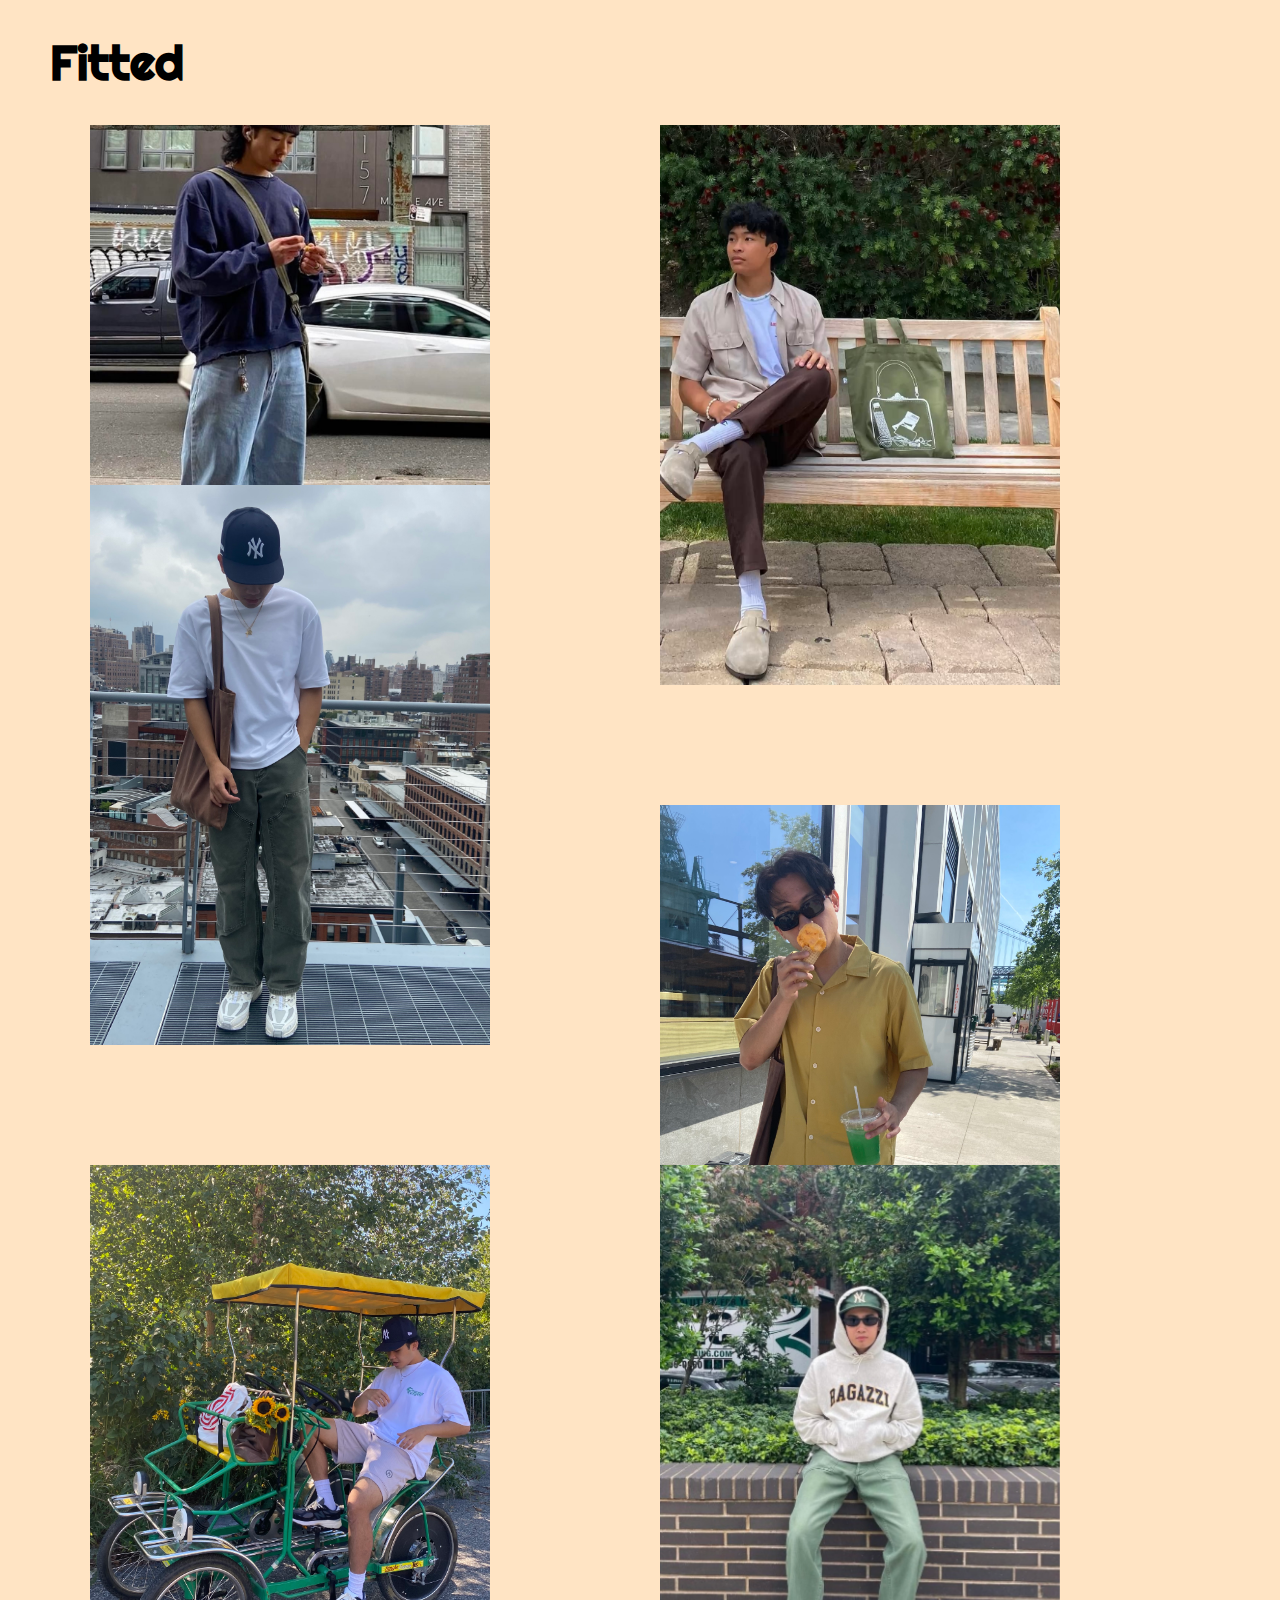
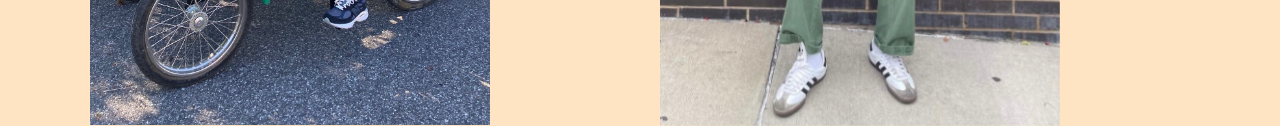
<file: index.html>
<!DOCTYPE html>
<html lang="en">
<head>
	<meta charset="UTF-8">
	<meta name="viewport" content="width=device-width, initial-scale=1.0">
	<title>Fitted</title>
	<link rel="stylesheet" href="style.css">

    <link rel="preconnect" href="https://fonts.googleapis.com">
    <link rel="preconnect" href="https://fonts.gstatic.com" crossorigin>
    <link href="https://fonts.googleapis.com/css2?family=Josefin+Sans:wght@100&family=Quicksand:wght@300&family=Righteous&display=swap" rel="stylesheet">
</head>
<body>
   <a href="index.html"><h1>Fitted</h1></a>

    <ul>
        <li>
            <div class="image">
                <a href="loafer.html"><img class="image__img" src="img/loafers.jpg" alt="Loafers">
                <div class="image__overlay image__overlay--blur">
                    <div class="image__title">Loafers</div>
                    <p class="image__description">
                        Loafers are shoes that do not utilize a lacing or fastening system and are instead simply slipped on the foot.
                    </p>
                </div>
            </div>
        </li>

        <li>
            <div class="image">
                <a href="birk.html"><img class="image__img" src="img/birks.jpg" alt="Birks">
                <div class="image__overlay image__overlay--blur">
                    <div class="image__title">Birkenstock Bostons</div>
                    <p class="image__description">
                        This exceptionally cozy version of the Boston clog, a classic BIRKENSTOCK model, is made of real, very high-quality suede. The natural lambskin footbed lining and strap lining exudes style and keeps feet warm. The perfect shoe for cozy winter evenings by an open fire!                    </p>
                </div>
            </div>
        </li>

        <li>
            <div class="image">
                <a href="hike.html"><img class="image__img" src="img/hiking.jpg" alt="Hiking Shoes">
                <div class="image__overlay image__overlay--blur">
                    <div class="image__title">Hiking Shoes</div>
                    <p class="image__description">
                        Hiking shoes take the best elements of hiking boots and trail runners and combine them into one.</p>
                </div>
            </div>
        </li>

        <li>
            <div class="image2">
                <a href="camp.html"><img class="image__img" src="img/camp.jpg" alt="Camp Collar">
                <div class="image__overlay image__overlay--blur">
                    <div class="image__title">Camp Collar Shirts</div>
                    <p class="image__description">
                        Known sometimes as a Cuban shirt or pyjama collar, the camp collar shirt has a long history that places it right in the middle of essential summer style today.                     </p>
                </div>
            </div>
        </li>

        <li>
            <div class="image2">
                <a href="newb.html"><img class="image__img" src="img/nb.jpg" alt="Newbies">
                <div class="image__overlay image__overlay--blur">
                    <div class="image__title">New Balance 990</div>
                    <p class="image__description">
                        The New Balance 990 series has been the brand’s pinnacle product since its introduction in 1982. Conceived as an uncompromising running shoe with absolutely no compromises, the line has gradually transformed into a street favourite thanks to its Made in USA quality and premium materials.                    </p>
                </div>
            </div>
        </li>

        <li>
            <div class="image2">
                <a href="samba.html"><img class="image__img" src="img/samba.jpg" alt="Sambas">
                <div class="image__overlay image__overlay--blur">
                    <div class="image__title">Adidas Samba</div>
                    <p class="image__description">
                        Born on the indoor soccer field, adidas Samba shoes are a timeless silhouette that's made its way into streetwear.                    </p>
                </div>
            </div>
        </li>
    </ul>
</body>
</html>
</file>
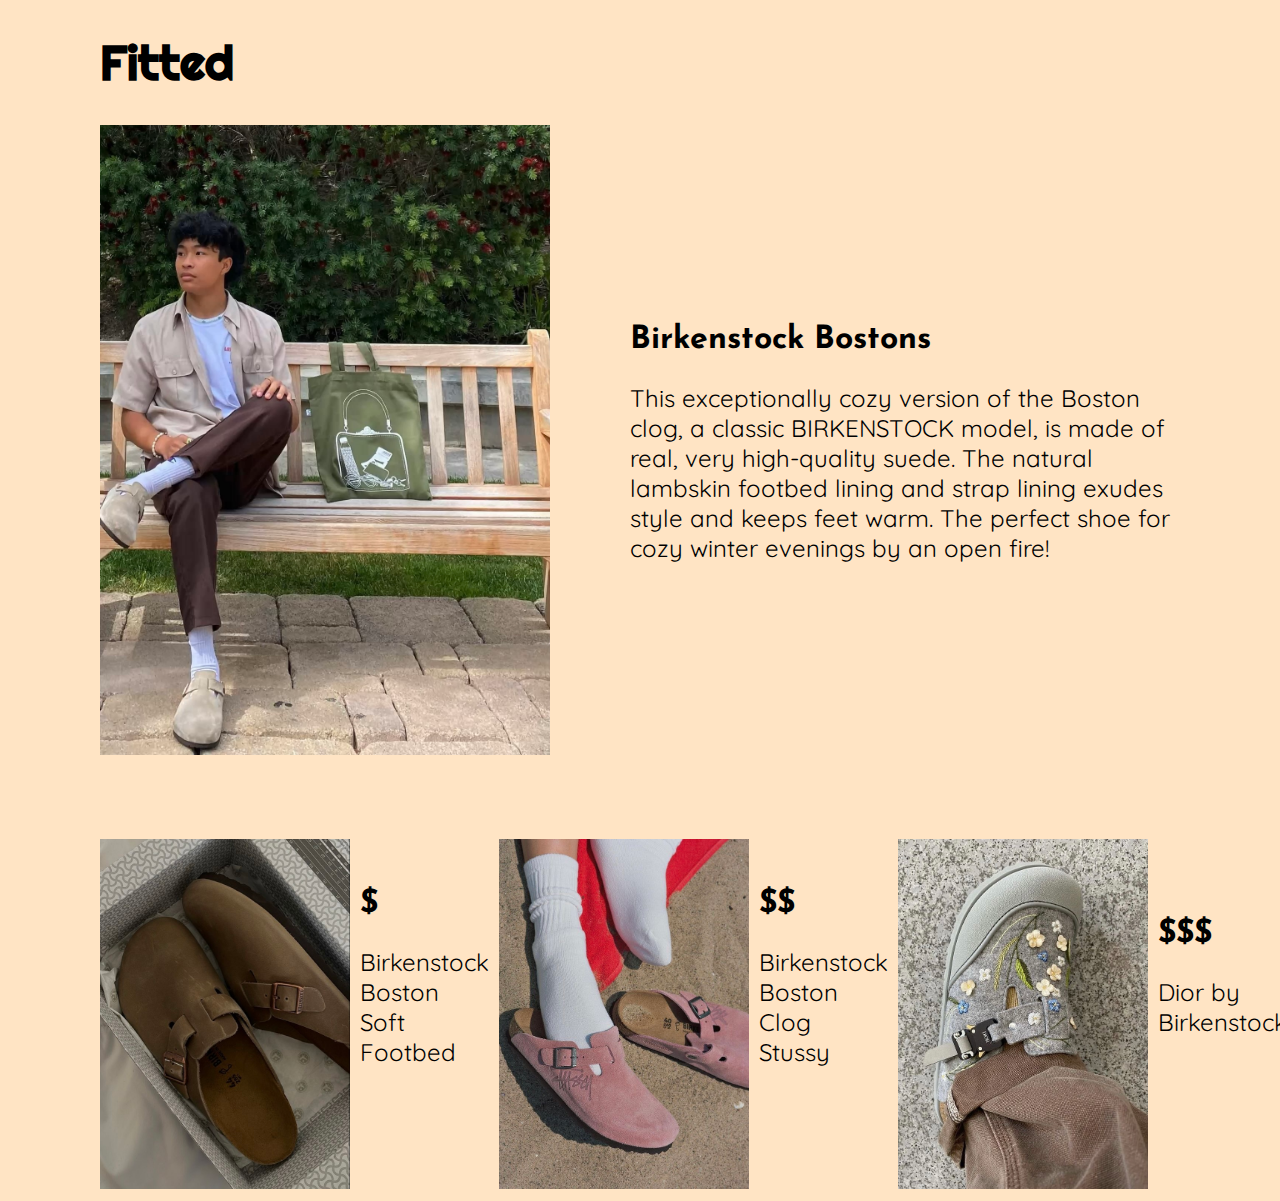
<file: birk.html>
<!DOCTYPE html>
<html lang="en">
<head>
	<meta charset="UTF-8">
	<meta name="viewport" content="width=device-width, initial-scale=1.0">
	<title>Birkenstocks</title>
	<link rel="stylesheet" href="style2.css">

    <link rel="preconnect" href="https://fonts.googleapis.com">
    <link rel="preconnect" href="https://fonts.gstatic.com" crossorigin>
    <link href="https://fonts.googleapis.com/css2?family=Josefin+Sans:wght@100&family=Quicksand:wght@300&family=Righteous&display=swap" rel="stylesheet">
</head>
<body>
    <a href="index.html"><h1>Fitted</h1></a>

    <div class="container">
        <div class="image">
            <img src="img/birks.jpg" alt="Birks">
        </div>
        <div class="text">
            <h2>Birkenstock Bostons</h2>
            <p>This exceptionally cozy version of the Boston clog, a classic BIRKENSTOCK model, is made of real, very high-quality suede. The natural lambskin footbed lining and strap lining exudes style and keeps feet warm. The perfect shoe for cozy winter evenings by an open fire!</p>
        </div>
    </div>

    <div class="sub">
        <div class="image">
            <a href="https://www.birkenstock.com/us/boston-suede-leather/boston-suede-suedeleather-softfootbed-eva-u_46.html#srule=topsellers7d&start=0&sz=24"><img src="img/birk$.jpg" alt="Birks"></a>
        </div>
        <div class="text">
            <h2>$</h2>
            <p>Birkenstock Boston Soft Footbed</p>
        </div>

        <div class="image">
            <a href="https://stockx.com/birkenstock-boston-clog-stussy-dusty-pink"><img src="img/birk$$.jpg" alt="Birks"></a>
        </div>
        <div class="text">
            <h2>$$</h2>
            <p>Birkenstock Boston Clog Stussy</p>
        </div>

        <div class="image">
            <a href="https://stockx.com/dior-by-birkenstock-tokio-mule-grey"><img src="img/birk$$$.jpg" alt="Birks"></a>
        </div>
        <div class="text">
            <h2>$$$</h2>
            <p>Dior by Birkenstock</p>
        </div>
    </div>
</body>
</html>
</file>
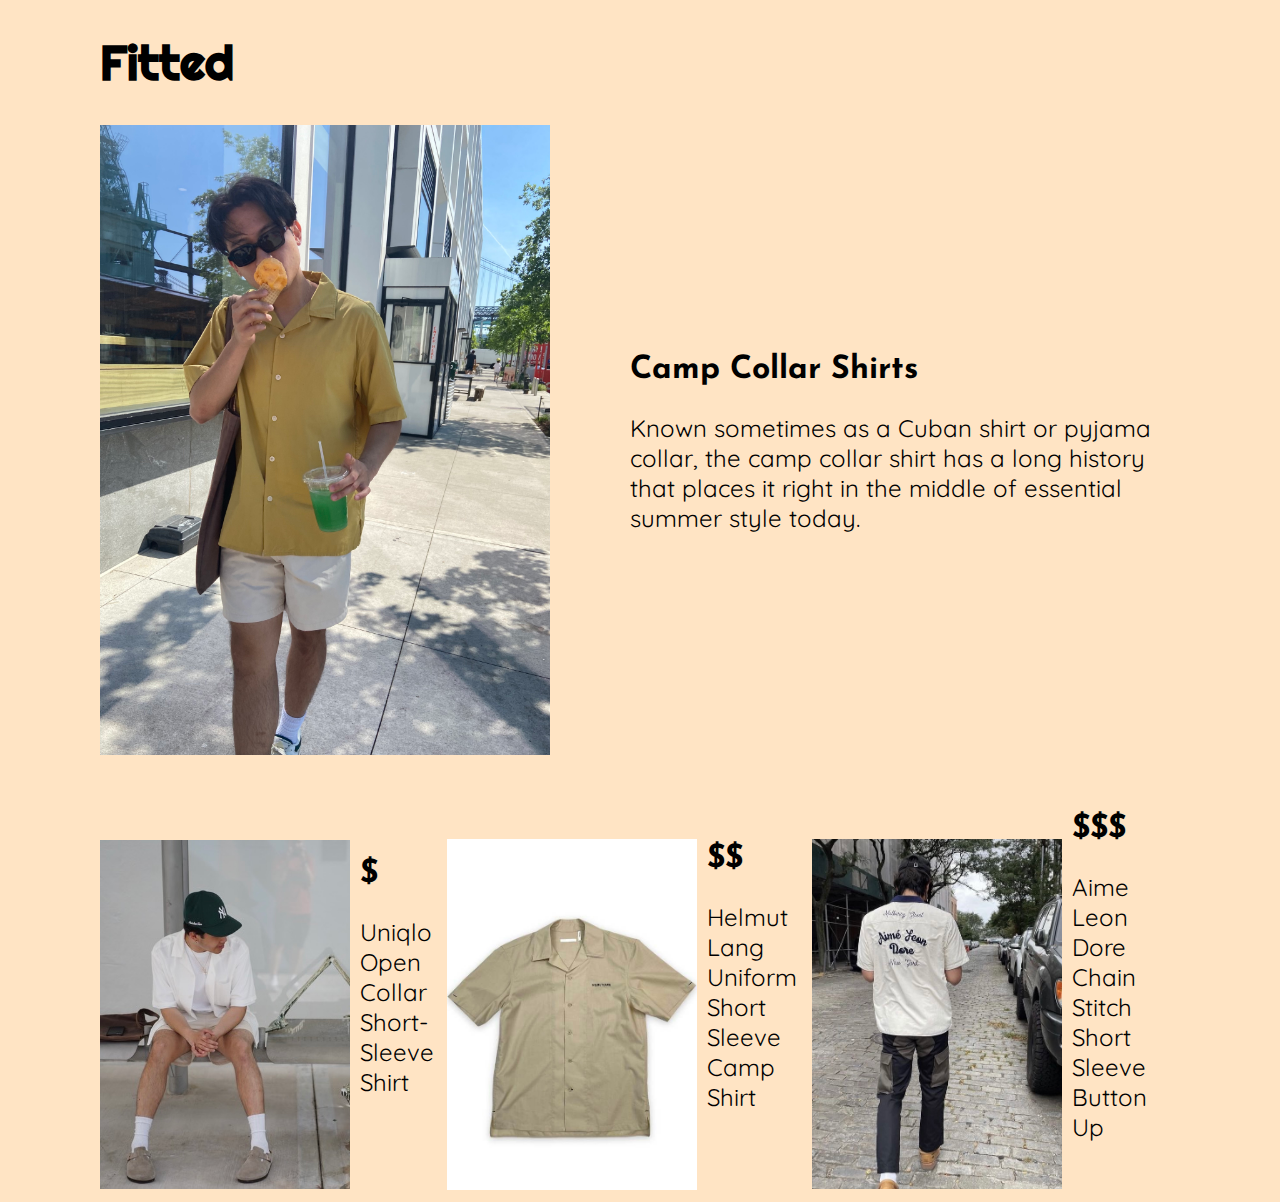
<file: camp.html>
<!DOCTYPE html>
<html lang="en">
<head>
	<meta charset="UTF-8">
	<meta name="viewport" content="width=device-width, initial-scale=1.0">
	<title>Camp Collar Shirts</title>
	<link rel="stylesheet" href="style2.css">

    <link rel="preconnect" href="https://fonts.googleapis.com">
    <link rel="preconnect" href="https://fonts.gstatic.com" crossorigin>
    <link href="https://fonts.googleapis.com/css2?family=Josefin+Sans:wght@100&family=Quicksand:wght@300&family=Righteous&display=swap" rel="stylesheet">
</head>
<body>
    <a href="index.html"><h1>Fitted</h1></a>

    <div class="container">
        <div class="image">
            <img src="img/camp.jpg" alt="Camp Collar Shirt">
        </div>
        <div class="text">
            <h2>Camp Collar Shirts</h2>
            <p>Known sometimes as a Cuban shirt or pyjama collar, the camp collar shirt has a long history that places it right in the middle of essential summer style today.</p>
        </div>
    </div>

    <div class="sub">
        <div class="image">
            <a href="https://www.uniqlo.com/us/en/products/E455969-000/00?colorDisplayCode=56&sizeDisplayCode=006&gclid=Cj0KCQiAutyfBhCMARIsAMgcRJQRpCZZMTjCdTPpoR2ciT81IKBzGpzdenUmm-0PxkGKnr_9ylxiEaAaAlZpEALw_wcB&gclsrc=aw.ds"><img src="img/camp$.jpg" alt="Camp Collar Shirt"></a>
        </div>
        <div class="text">
            <h2>$</h2>
            <p>Uniqlo Open Collar Short-Sleeve Shirt</p>
        </div>

        <div class="image">
            <a href="https://www.bloomingdales.com/shop/product/helmut-lang-uniform-short-sleeve-camp-shirt?ID=4622324&pla_country=US&cm_mmc=Google-PLA-ADC-_-GMM3+-+Mens+-+All+Other+Mens+Categories-_-Mens+Apparel-_-883389925672USA-_-go_cmp-13048465671_adg-122506160775_ad-520670400844_pla-1259883307836_dev-c_ext-_prd-883389925672USA&gclid=Cj0KCQiAutyfBhCMARIsAMgcRJQ8RmcS76d7PxUARCplpB0n-xm5AQ58FWcNeedcb14HYjsix2XW7CMaAkSOEALw_wcB"><img src="img/camp$$.jpg" alt="Camp Collar Shirt"></a>
        </div>
        <div class="text">
            <h2>$$</h2>
            <p>Helmut Lang Uniform Short Sleeve Camp Shirt</p>
        </div>

        <div class="image">
            <a href="https://www.grailed.com/listings/38430171-aime-leon-dore-aime-leon-dore-chain-stitch-short-sleeve-button-up?utm_source=google&utm_medium=cpc&utm_campaign=GSN%20-%20General%20-%20tops%7C40%2B%7CDomestic%7C400-600%7CUsed&utm_term=sem_nonbranded&utm_content=GSN%20General%20-%20tops%7C40%2B%7CDomestic%7C400-600%7CUsed%7C1%2B%20Prior%20Sales&device=c&keyword=&matchtype=&googleproduct.id=38430171&gclid=Cj0KCQiAutyfBhCMARIsAMgcRJSGQV-litSw-qBpVyzxc1GkSWv6Llo2jR4DTOdeL1wR-46FvUqd85caAujhEALw_wcB"><img src="img/camp$$$.jpg" alt="Camp Collar Shirt"></a>
        </div>
        <div class="text">
            <h2>$$$</h2>
            <p>Aime Leon Dore Chain Stitch Short Sleeve Button Up</p>
        </div>
    </div>
</body>
</html>
</file>
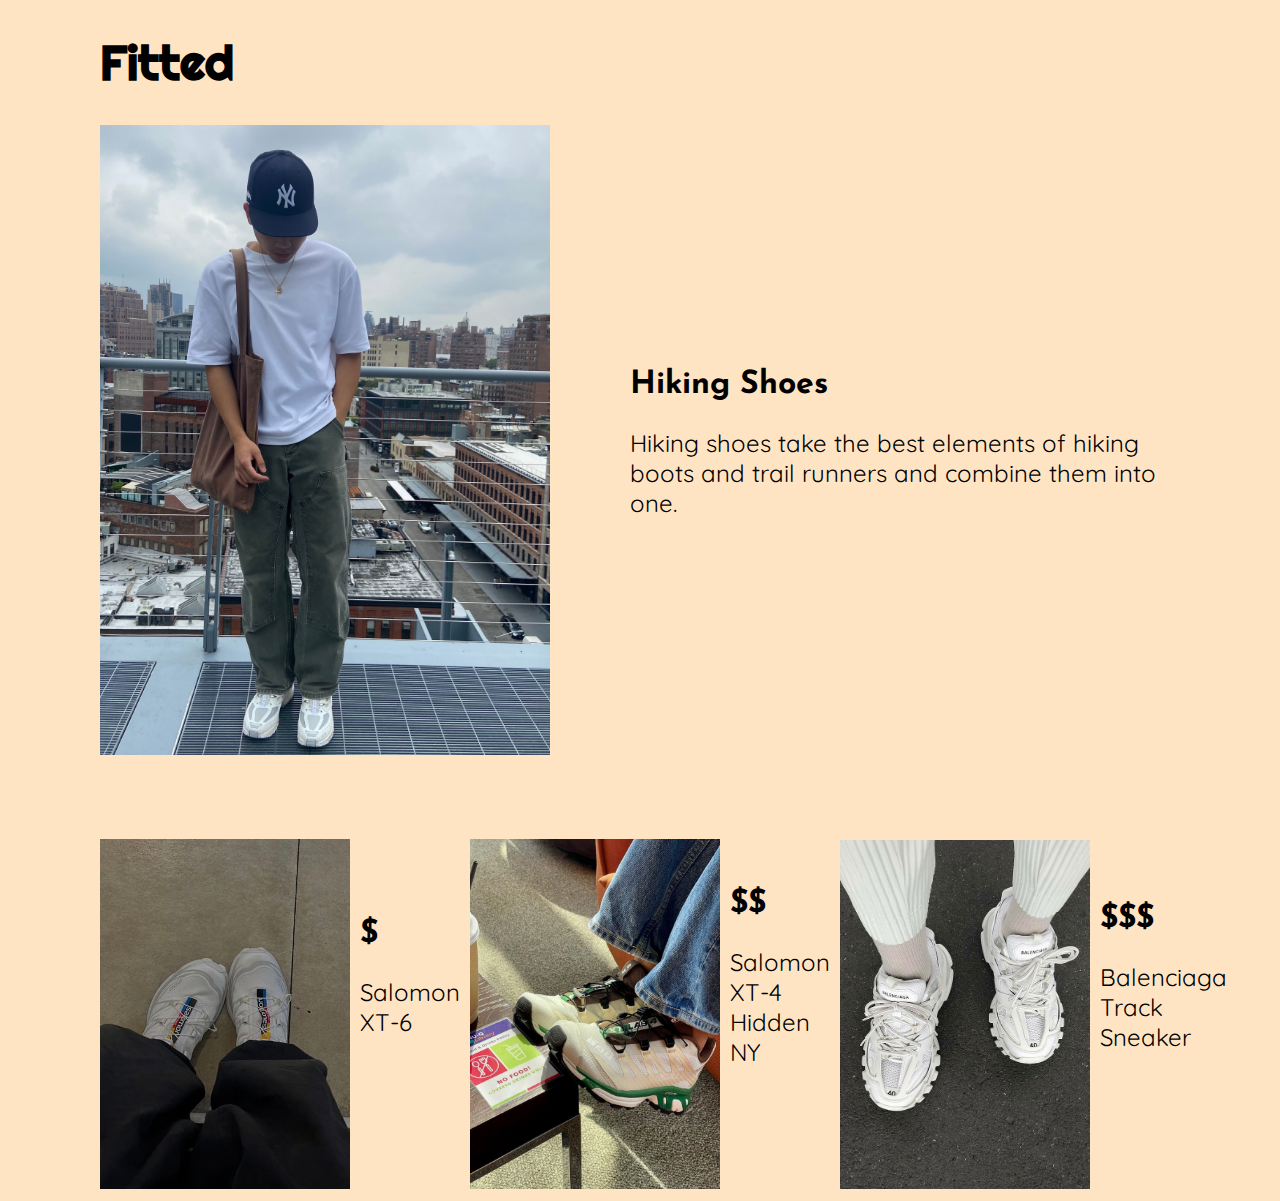
<file: hike.html>
<!DOCTYPE html>
<html lang="en">
<head>
	<meta charset="UTF-8">
	<meta name="viewport" content="width=device-width, initial-scale=1.0">
	<title>Hiking Shoes</title>
	<link rel="stylesheet" href="style2.css">

    <link rel="preconnect" href="https://fonts.googleapis.com">
    <link rel="preconnect" href="https://fonts.gstatic.com" crossorigin>
    <link href="https://fonts.googleapis.com/css2?family=Josefin+Sans:wght@100&family=Quicksand:wght@300&family=Righteous&display=swap" rel="stylesheet">
</head>
<body>
    <a href="index.html"><h1>Fitted</h1></a>

    <div class="container">
        <div class="image">
            <img src="img/hiking.jpg" alt="Hiking Shoes">
        </div>
        <div class="text">
            <h2>Hiking Shoes</h2>
            <p>Hiking shoes take the best elements of hiking boots and trail runners and combine them into one.</p>
        </div>
    </div>

    <div class="sub">
        <div class="image">
            <a href="https://www.salomon.com/en-us/shop/product/xt-6-adv.html#color=45199"><img src="img/hiking$.jpg" alt="Hiking Shoes"></a>
        </div>
        <div class="text">
            <h2>$</h2>
            <p>Salomon XT-6</p>
        </div>

        <div class="image">
            <a href="https://stockx.com/salomon-xt-4-hidden-ny-white?country=US&currencyCode=USD&size=12&g_acctid=709-098-4271&g_adgroupid=50672857117&g_adid=244607812448&g_adtype=pla&g_campaign=OD+-+Segment+-+Sneakers+-+Adult+Sizes+-+%28US%29&g_campaignid=1032998786&g_ifcreative=&g_ifproduct=product&g_keyword=&g_keywordid=pla-300303205679&g_merchantid=111829866&g_network=g&g_partition=300303205679&g_productchannel=online&g_productid=a4014242-317c-4ff3-a519-309b5cbe7588&gclsrc=aw.ds&utm_source=google&utm_medium=cpc&utm_campaign=OD-Segment-Sneakers-AdultSizes-%28US%29&utm_campaignid=1032998786&content=244607812448&keyword=&gclid=Cj0KCQiAutyfBhCMARIsAMgcRJR37CryPFvAHr7whCrEnRsGu9juzeN6f5MbbkLdGVaH_HXYbNPy3TIaAqsmEALw_wcB"><img src="img/hiking$$.jpg" alt="Hiking Shoes"></a>
        </div>
        <div class="text">
            <h2>$$</h2>
            <p>Salomon XT-4 Hidden NY</p>
        </div>

        <div class="image">
            <a href="https://www.balenciaga.com/en-us/track-sneaker-white-808824124.html?gclid=Cj0KCQiAutyfBhCMARIsAMgcRJSQV_N7RxM11BPxYgZ65x2P10MKFUWb7xI5UXQ3m3oZ0PR0666UuzwaAnQpEALw_wcB&gclsrc=aw.ds"><img src="img/hiking$$$.jpg" alt="Hiking Shoes"></a>
        </div>
        <div class="text">
            <h2>$$$</h2>
            <p>Balenciaga Track Sneaker</p>
        </div>
    </div>
</body>
</html>
</file>
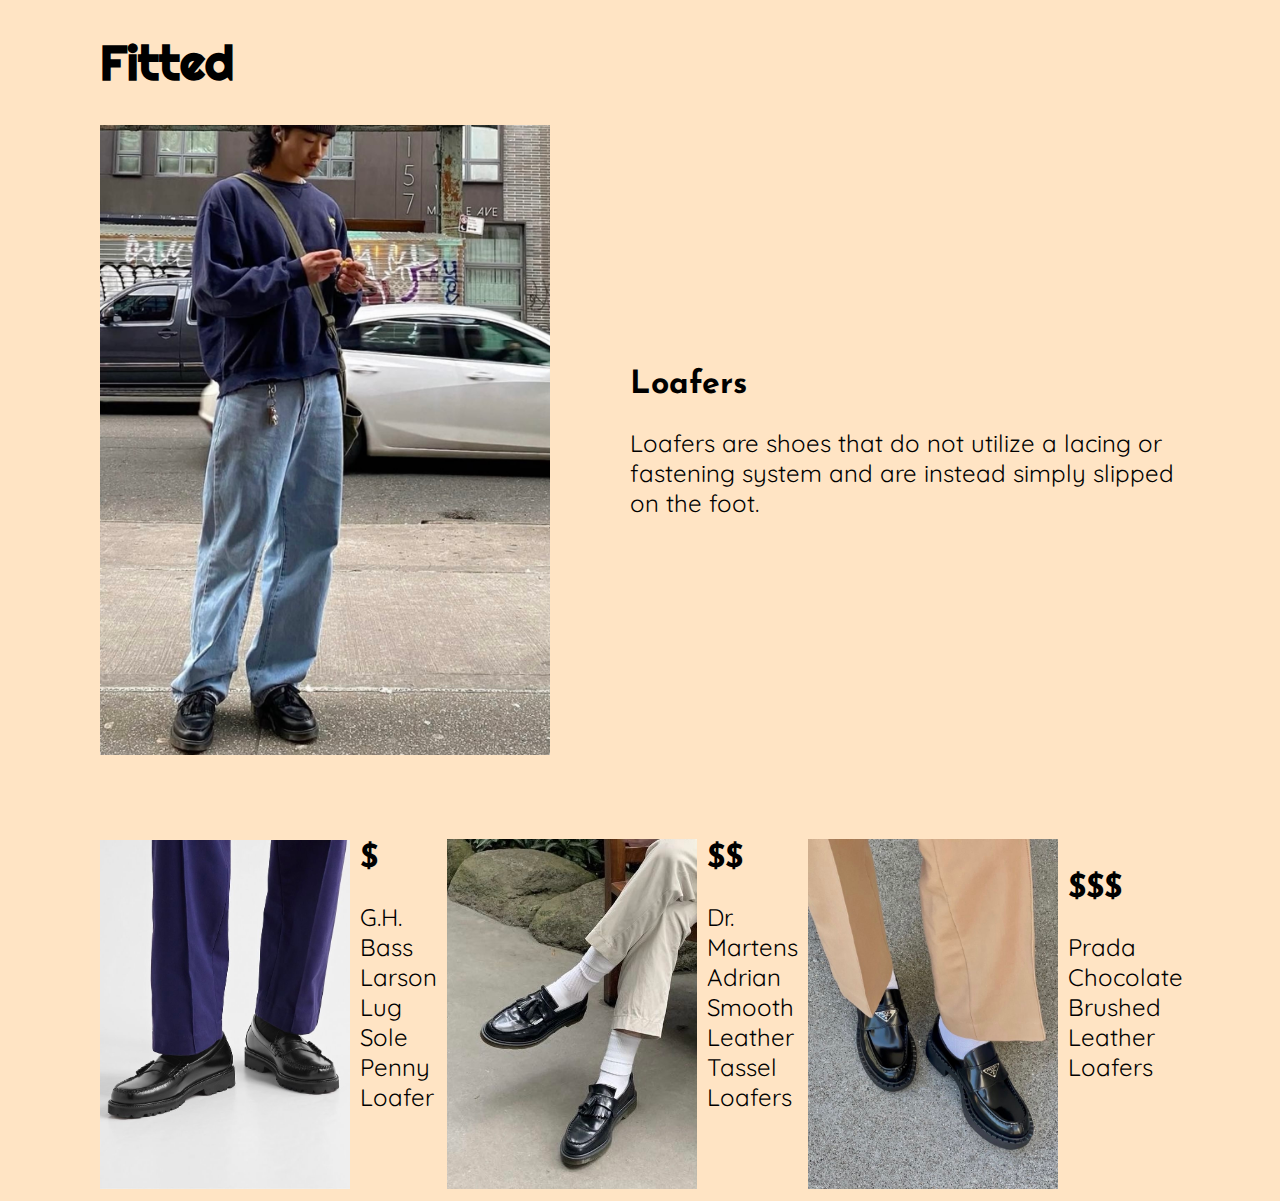
<file: loafer.html>
<!DOCTYPE html>
<html lang="en">
<head>
	<meta charset="UTF-8">
	<meta name="viewport" content="width=device-width, initial-scale=1.0">
	<title>Loafers</title>
	<link rel="stylesheet" href="style2.css">

    <link rel="preconnect" href="https://fonts.googleapis.com">
    <link rel="preconnect" href="https://fonts.gstatic.com" crossorigin>
    <link href="https://fonts.googleapis.com/css2?family=Josefin+Sans:wght@100&family=Quicksand:wght@300&family=Righteous&display=swap" rel="stylesheet">
</head>
<body>
    <a href="index.html"><h1>Fitted</h1></a>

    <div class="container">
        <div class="image">
            <img src="img/loafers.jpg" alt="Loafers">
        </div>
        <div class="text">
            <h2>Loafers</h2>
            <p>Loafers are shoes that do not utilize a lacing or fastening system and are instead simply slipped on the foot.</p>
        </div>
    </div>

    <div class="sub">
        <div class="image">
            <a href="https://www.nordstrom.com/s/gh-bass-larson-lug-sole-penny-loafer-men/6878296?color=NAVY&utm_content=41909277091&utm_term=pla-265618974708&utm_channel=low_nd_shopping_standard&utm_source=google&utm_campaign=674752533&adpos=&creative=158306485129&device=c&matchtype=&network=g&acctid=21700000001689570&dskeywordid=92700049883016584&lid=92700049883016584&ds_s_kwgid=58700005468311736&ds_s_inventory_feed_id=97700000007631122&dsproductgroupid=265618974708&product_id=3283211&merchid=1243147&prodctry=US&prodlang=en&channel=online&storeid=&locationid=9004077&targetid=pla-265618974708&campaignid=674752533&adgroupid=41909277091&gclid=Cj0KCQiAutyfBhCMARIsAMgcRJTGDEom2aN1Pkzpq5q3hVIjX8WuUoDxg9sxrQ2iaC_N1xACxKqiz70aAg_dEALw_wcB&gclsrc=aw.ds"><img src="img/loafer$.jpg" alt="Loafers"></a>
        </div>
        <div class="text">
            <h2>$</h2>
            <p>G.H. Bass Larson Lug Sole Penny Loafer</p>
        </div>

        <div class="image">
            <a href="https://www.drmartens.com/us/en/adrian-smooth-leather-tassel-loafers/p/24369001?utm_source=google&utm_medium=cpc&utm_campaign=3Q_PMax_US_Performance_Shopping_Brand&gclid=Cj0KCQiAutyfBhCMARIsAMgcRJQm0doQbJfGWev4hszcnsdZw3YjIkRQoSkgqxUgTcgkbohLSp3RQssaApg8EALw_wcB"><img src="img/loafer$$.jpg" alt="Loafers"></a>
        </div>
        <div class="text">
            <h2>$$</h2>
            <p>Dr. Martens Adrian Smooth Leather Tassel Loafers</p>
        </div>

        <div class="image">
            <a href="https://www.prada.com/us/en/women/shoes/loafers/products.Chocolate_brushed_leather_loafers.1D246M_ULS_F0002_F_B050.html?utm_campaign=GoogleShopping_US&utm_medium=CPC&utm_source=Google&utm_content=PMax&s_kwcid=AL!8549!3!!!!x!!&gclid=Cj0KCQiAutyfBhCMARIsAMgcRJQHD4njKuTGf_6kT4gnW7Bl7VaeCHgX6NMw8LUPoz1BH7HZ261OW8waAnvBEALw_wcB&gclsrc=aw.ds"><img src="img/loafer$$$.jpg" alt="Loafers"></a>
        </div>
        <div class="text">
            <h2>$$$</h2>
            <p>Prada Chocolate Brushed Leather Loafers</p>
        </div>
    </div>

</body>
</html>
</file>
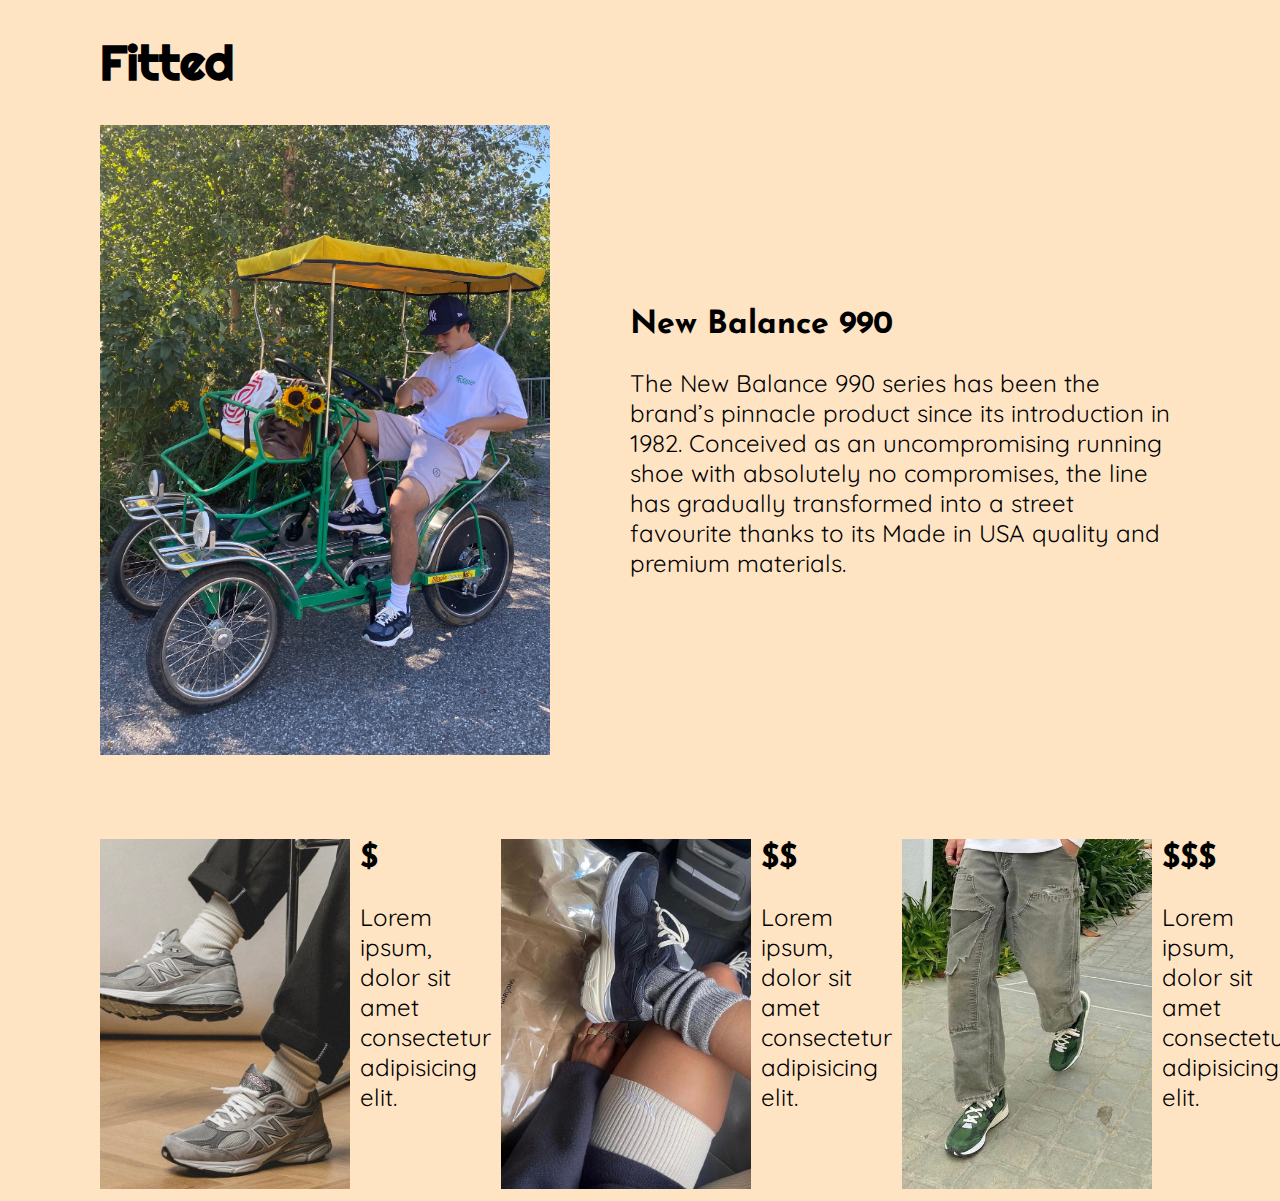
<file: newb.html>
<!DOCTYPE html>
<html lang="en">
<head>
	<meta charset="UTF-8">
	<meta name="viewport" content="width=device-width, initial-scale=1.0">
	<title>New Balance 990</title>
	<link rel="stylesheet" href="style2.css">

    <link rel="preconnect" href="https://fonts.googleapis.com">
    <link rel="preconnect" href="https://fonts.gstatic.com" crossorigin>
    <link href="https://fonts.googleapis.com/css2?family=Josefin+Sans:wght@100&family=Quicksand:wght@300&family=Righteous&display=swap" rel="stylesheet">
</head>
<body>
    <a href="index.html"><h1>Fitted</h1></a>

    <div class="container">
        <div class="image">
            <img src="img/nb.jpg" alt="Newbies">
        </div>
        <div class="text">
            <h2>New Balance 990</h2>
            <p>The New Balance 990 series has been the brand’s pinnacle product since its introduction in 1982. Conceived as an uncompromising running shoe with absolutely no compromises, the line has gradually transformed into a street favourite thanks to its Made in USA quality and premium materials.</p>
        </div>
    </div>

    <div class="sub">
        <div class="image">
            <img src="img/nb$.jpg" alt="Newbies">
        </div>
        <div class="text">
            <h2>$</h2>
            <p>Lorem ipsum, dolor sit amet consectetur adipisicing elit.</p>
        </div>

        <div class="image">
            <img src="img/nb$$.jpg" alt="Newbies">
        </div>
        <div class="text">
            <h2>$$</h2>
            <p>Lorem ipsum, dolor sit amet consectetur adipisicing elit.</p>
        </div>

        <div class="image">
            <img src="img/nb$$$.jpg" alt="Newbies">
        </div>
        <div class="text">
            <h2>$$$</h2>
            <p>Lorem ipsum, dolor sit amet consectetur adipisicing elit.</p>
        </div>
    </div>
</body>
</html>
</file>
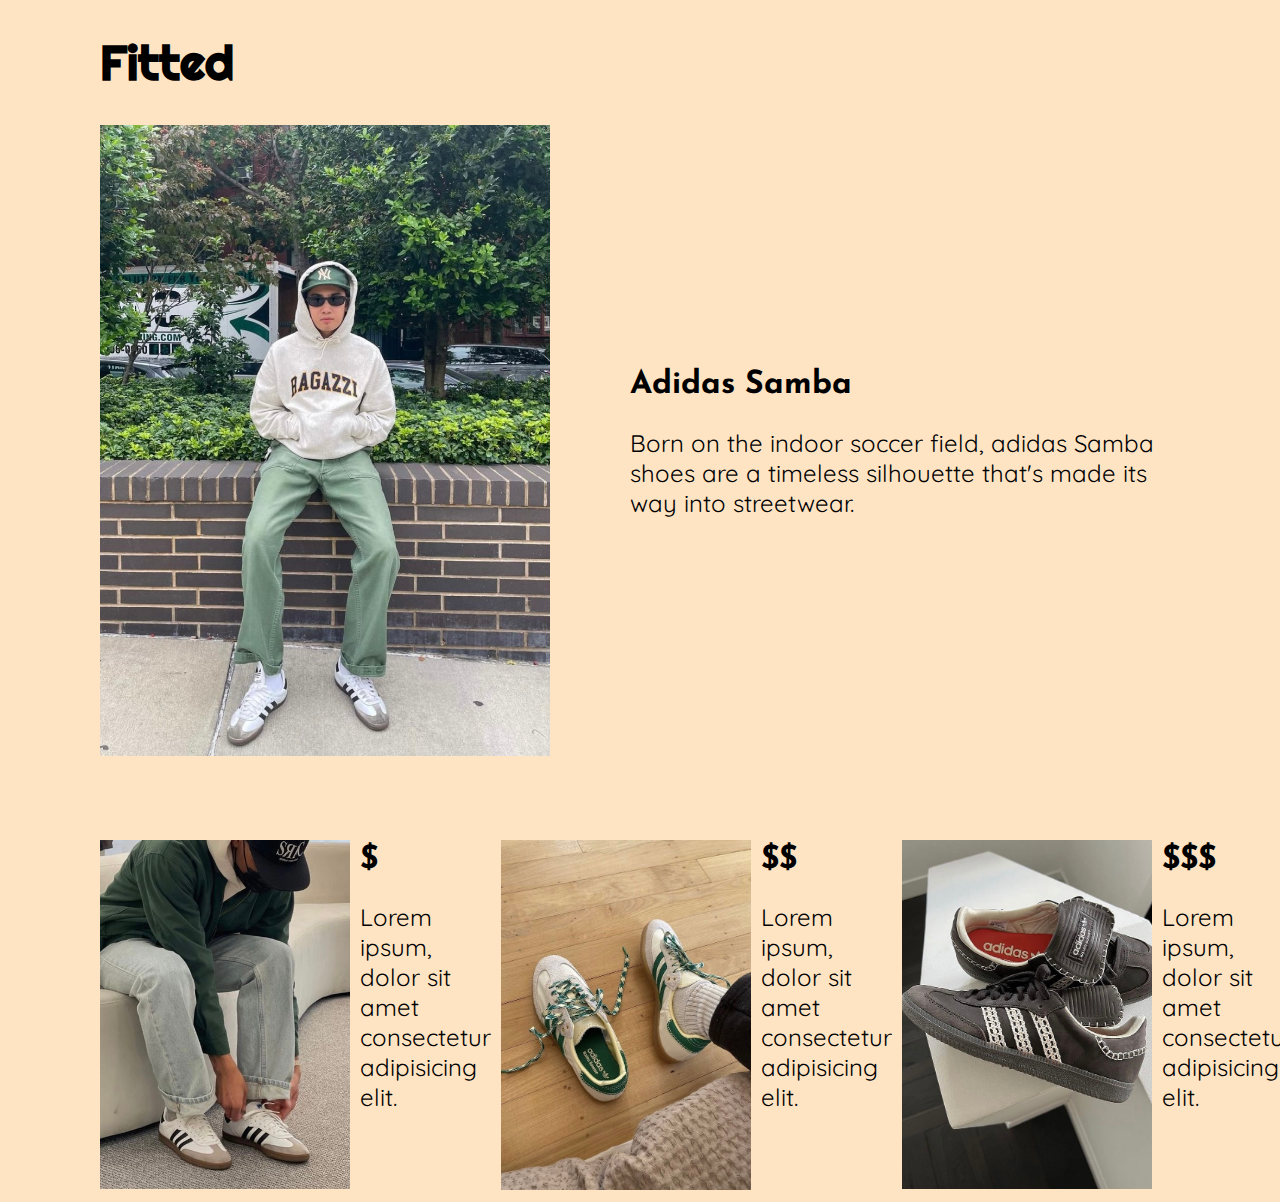
<file: samba.html>
<!DOCTYPE html>
<html lang="en">
<head>
	<meta charset="UTF-8">
	<meta name="viewport" content="width=device-width, initial-scale=1.0">
	<title>Adidas Samba</title>
	<link rel="stylesheet" href="style2.css">

    <link rel="preconnect" href="https://fonts.googleapis.com">
    <link rel="preconnect" href="https://fonts.gstatic.com" crossorigin>
    <link href="https://fonts.googleapis.com/css2?family=Josefin+Sans:wght@100&family=Quicksand:wght@300&family=Righteous&display=swap" rel="stylesheet">
</head>
<body>
    <a href="index.html"><h1>Fitted</h1></a>

    <div class="container">
        <div class="image">
            <img src="img/samba.jpg" alt="Sambas">
        </div>
        <div class="text">
            <h2>Adidas Samba</h2>
            <p>Born on the indoor soccer field, adidas Samba shoes are a timeless silhouette that's made its way into streetwear.</p>
        </div>
    </div>

    <div class="sub">
        <div class="image">
            <img src="img/samba$.jpg" alt="Sambas">
        </div>
        <div class="text">
            <h2>$</h2>
            <p>Lorem ipsum, dolor sit amet consectetur adipisicing elit.</p>
        </div>

        <div class="image">
            <img src="img/samba$$.jpg" alt="Sambas">
        </div>
        <div class="text">
            <h2>$$</h2>
            <p>Lorem ipsum, dolor sit amet consectetur adipisicing elit.</p>
        </div>

        <div class="image">
            <img src="img/samba$$$.jpg" alt="Sambas">
        </div>
        <div class="text">
            <h2>$$$</h2>
            <p>Lorem ipsum, dolor sit amet consectetur adipisicing elit.</p>
        </div>
    </div>
</body>
</html>
</file>
<file: style.css>
.image {
	position: relative;
	width: 400px;
}

.image2 {
	position: relative;
	width: 400px;
    margin-top: 20rem;
}

.image__img {
    position: relative;
	display: block;
	width: 100%;
}

.image__overlay {
	position: absolute;
	top: 0;
	left: 0;
	width: 100%;
	height: 100%;
	background: rgba(0, 0, 0, 0.6);
	color: #ffffff;
	font-family: 'Quicksand', sans-serif;
	display: flex;
	flex-direction: column;
	align-items: center;
	justify-content: center;
	opacity: 0;
	transition: opacity 0.25s;
}

.image__overlay--blur {
	backdrop-filter: blur(5px);
}

/* .image__overlay--primary {
	background: #009578;
} */

.image__overlay>* {
	transform: translateY(20px);
	transition: transform 0.25s;
}

.image__overlay:hover {
	opacity: 1;
}

.image__overlay:hover>* {
	transform: translateY(0);
}

.image__title {
	font-size: 2em;
	font-weight: bold;
    font-family: 'Josefin Sans', sans-serif;
}

.image__description {
	font-size: 1.25em;
	margin-top: 0.25em;
    font-family: 'Quicksand', sans-serif;
    text-align: center;
}



ul {
    display: flex;
    flex-wrap: wrap;
    list-style-type: none;
}
  
li {
    height: 40vh;
    flex-grow: 1;
}
  
img {
    max-height: 100%;
    min-width: 100%;
    object-fit: cover;
    vertical-align: bottom;
}


body {
    background-color: bisque;
    margin-left: 50px;
    margin-right: 50px;
}
h1{
    font-family: 'Righteous', cursive;
    font-size: 48px;
	color: black;
}
h2{
    font-family: 'Josefin Sans', sans-serif;
    font-size: 32px;
}
p{
    font-family: 'Quicksand', sans-serif;
    font-size: 24px;
}

a:visited { text-decoration: none;
}
a:link { text-decoration: none;
}
a:hover { text-decoration: none;
}
a:active { text-decoration: none;
}
</file>
<file: style2.css>
body {
    background-color: bisque;
    margin-left: 100px;
    margin-right: 100px;
}
h1{
    font-family: 'Righteous', cursive;
    font-size: 48px;
    color: black;
}
h2{
    font-family: 'Josefin Sans', sans-serif;
    font-size: 32px;
}
p{
    font-family: 'Quicksand', sans-serif;
    font-size: 24px;
}

a:visited { text-decoration: none;
}
a:link { text-decoration: none;
}
a:hover { text-decoration: none;
}
a:active { text-decoration: none;
}


.container {
    display: flex;
    align-items: center;
    column-gap: 5rem;
}

.container img {
    max-width: 450px;
}


.sub {
    display: flex;
    align-items: center;
    column-gap: 10px;
}

.sub img {
    max-width: 250px;
    margin-top: 5rem;
}
</file>
